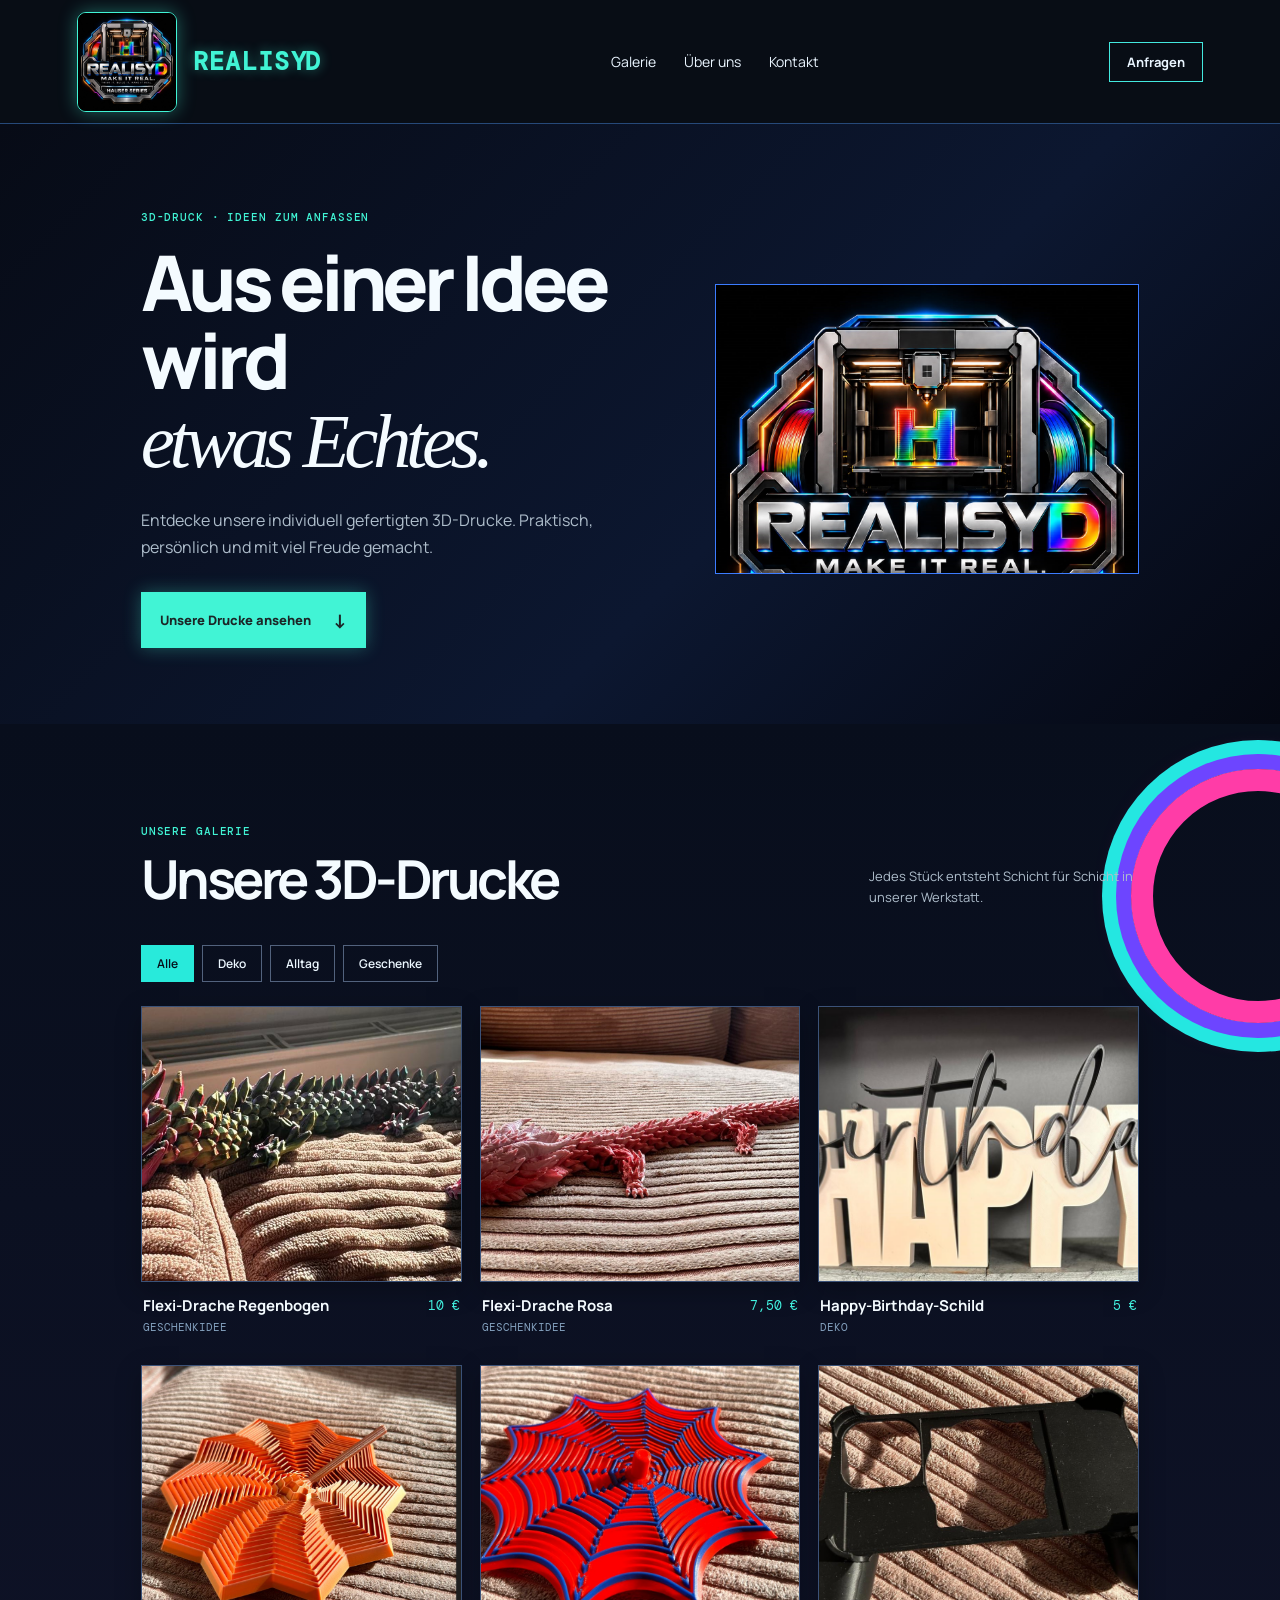
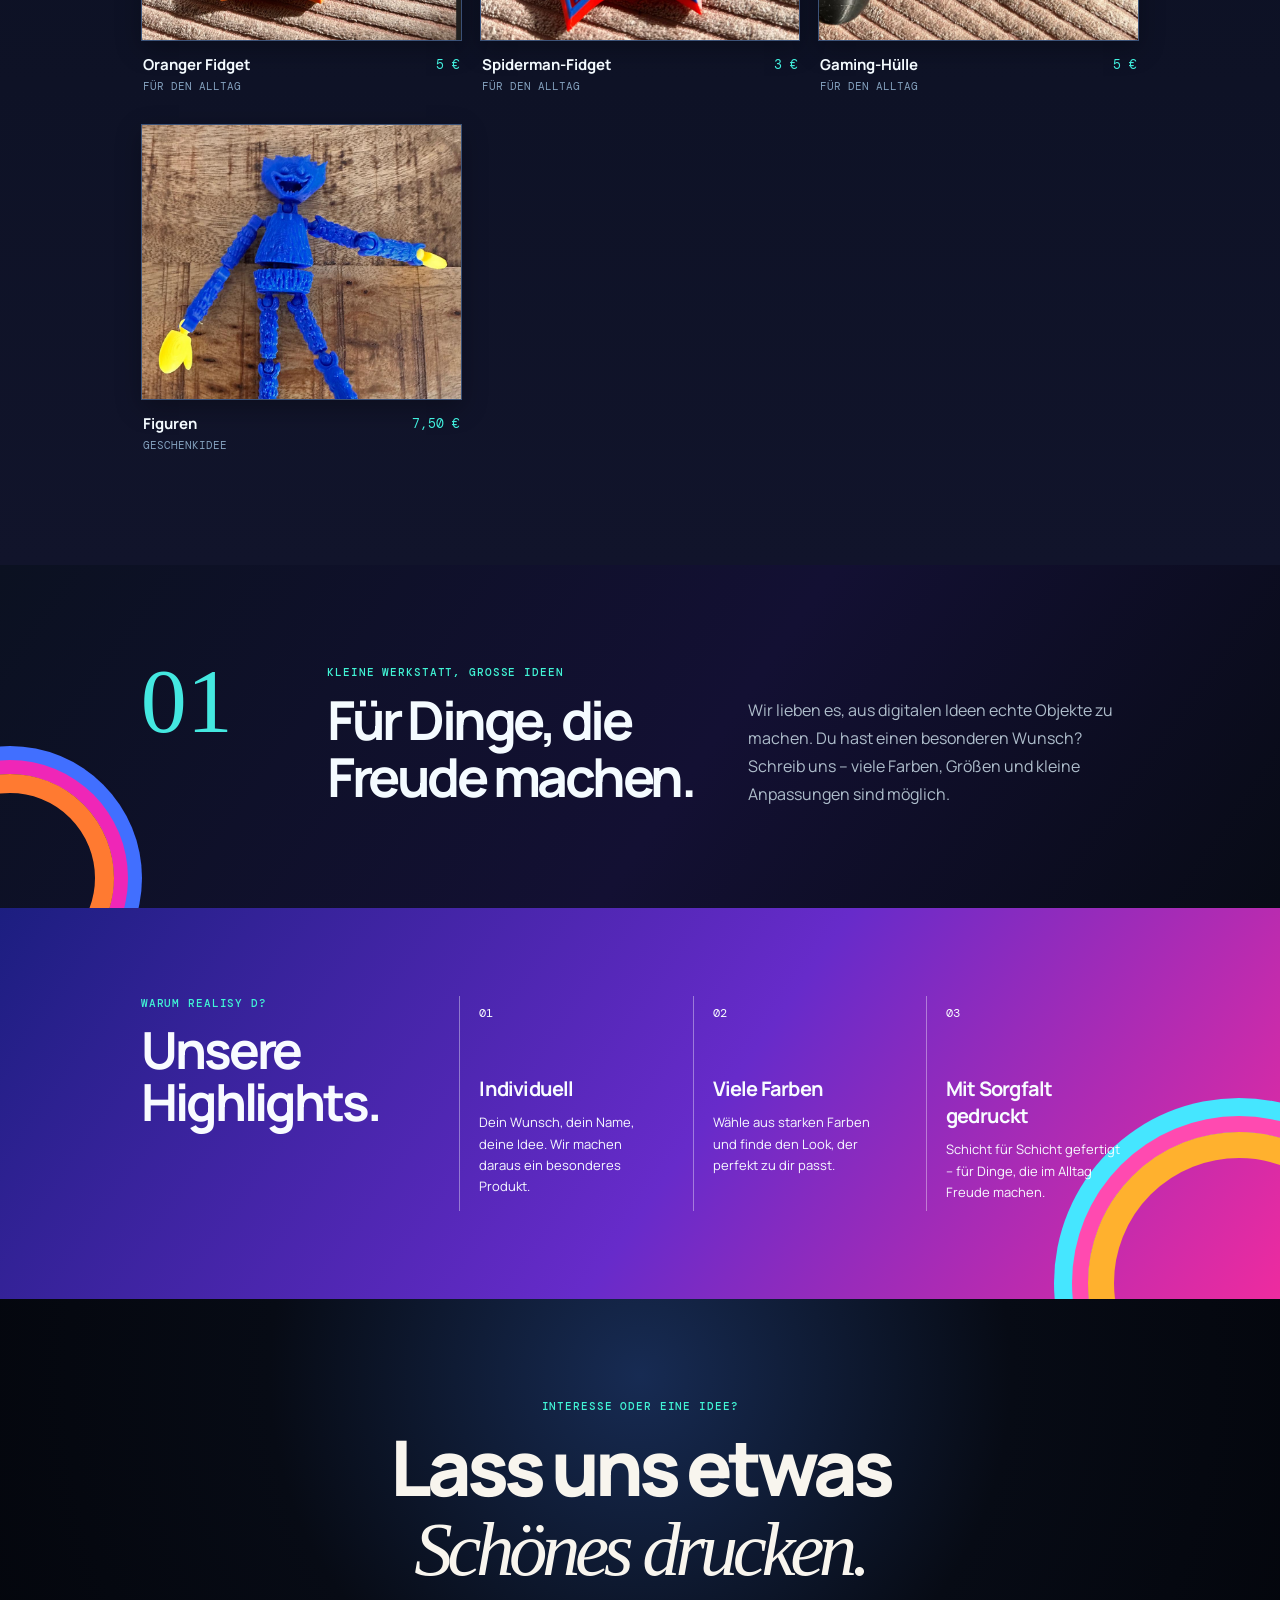
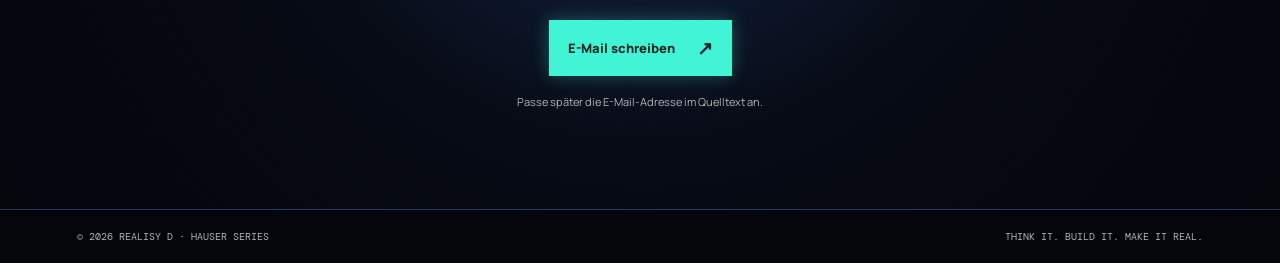
<file: index.html>
<!doctype html>
<html lang="de">
  <head>
    <meta charset="UTF-8" />
    <meta name="viewport" content="width=device-width, initial-scale=1.0" />
    <meta name="description" content="3D Druck Galerie – handgemachte Ideen, bereit zum Entdecken." />
    <title>REALISY D | Hauser Series</title>
    <link rel="preconnect" href="https://fonts.googleapis.com" />
    <link rel="preconnect" href="https://fonts.gstatic.com" crossorigin />
    <link href="https://fonts.googleapis.com/css2?family=DM+Mono:wght@400;500&family=Manrope:wght@400;500;600;700;800&display=swap" rel="stylesheet" />
    <link rel="stylesheet" href="style.css?v=neon-filament-1" />
  </head>
  <body>
    <header class="site-header">
      <a class="brand" href="#start" aria-label="Zur Startseite"><img src="realisy-d-logo.jpeg" alt="REALISY D – Hauser Series" /><span>REALISY<span class="brand-d">D</span></span></a>
      <nav aria-label="Hauptnavigation">
        <a href="#produkte">Galerie</a>
        <a href="#ueber-uns">Über uns</a>
        <a href="#kontakt">Kontakt</a>
      </nav>
      <a class="header-button" href="#kontakt">Anfragen</a>
    </header>

    <main id="start">
      <section class="hero">
        <div class="hero-copy">
          <p class="eyebrow">3D-DRUCK · IDEEN ZUM ANFASSEN</p>
          <h1>Aus einer Idee wird<br /><em>etwas Echtes.</em></h1>
          <p class="intro">Entdecke unsere individuell gefertigten 3D-Drucke. Praktisch, persönlich und mit viel Freude gemacht.</p>
          <a class="button" href="#produkte">Unsere Drucke ansehen <span>↓</span></a>
        </div>
        <div class="hero-art">
          <img src="realisyd-logo-ohne-hauser.png" alt="REALISY D – Make it real" />
        </div>
      </section>

      <section id="produkte" class="products section">
        <div class="section-heading">
          <div><p class="eyebrow">UNSERE GALERIE</p><h2>Unsere 3D-Drucke</h2></div>
          <p class="section-note">Jedes Stück entsteht Schicht für Schicht in unserer Werkstatt.</p>
        </div>
        <div class="filter-row" role="group" aria-label="Produkte filtern">
          <button class="filter active" data-filter="alle">Alle</button>
          <button class="filter" data-filter="deko">Deko</button>
          <button class="filter" data-filter="alltag">Alltag</button>
          <button class="filter" data-filter="geschenk">Geschenke</button>
        </div>
        <div id="product-grid" class="product-grid"></div>
        <p id="empty-state" class="empty-state" hidden>Noch keine Produkte in dieser Kategorie.</p>
      </section>

      <section id="ueber-uns" class="story section">
        <div class="story-number">01</div>
        <div><p class="eyebrow">KLEINE WERKSTATT, GROSSE IDEEN</p><h2>Für Dinge, die<br />Freude machen.</h2></div>
        <p>Wir lieben es, aus digitalen Ideen echte Objekte zu machen. Du hast einen besonderen Wunsch? Schreib uns – viele Farben, Größen und kleine Anpassungen sind möglich.</p>
      </section>

      <section class="highlights">
        <div class="highlights-title"><p class="eyebrow">WARUM REALISY D?</p><h2>Unsere Highlights.</h2></div>
        <article><span>01</span><h3>Individuell</h3><p>Dein Wunsch, dein Name, deine Idee. Wir machen daraus ein besonderes Produkt.</p></article>
        <article><span>02</span><h3>Viele Farben</h3><p>Wähle aus starken Farben und finde den Look, der perfekt zu dir passt.</p></article>
        <article><span>03</span><h3>Mit Sorgfalt gedruckt</h3><p>Schicht für Schicht gefertigt – für Dinge, die im Alltag Freude machen.</p></article>
      </section>

      <section id="kontakt" class="contact">
        <p class="eyebrow">INTERESSE ODER EINE IDEE?</p>
        <h2>Lass uns etwas<br /><em>Schönes drucken.</em></h2>
        <a class="button light" href="mailto:deine-email@beispiel.de">E-Mail schreiben <span>↗</span></a>
        <p class="contact-hint">Passe später die E-Mail-Adresse im Quelltext an.</p>
      </section>
    </main>
    <footer><span>© <span id="year"></span> REALISY D · HAUSER SERIES</span><span>THINK IT. BUILD IT. MAKE IT REAL.</span></footer>
    <dialog id="product-dialog"><button class="close-dialog" aria-label="Fenster schließen">×</button><img id="dialog-image" alt="" /><div><p id="dialog-category" class="eyebrow"></p><h2 id="dialog-name"></h2><p id="dialog-description"></p><strong id="dialog-price"></strong></div></dialog>
    <script src="script.js"></script>
  </body>
</html>
</file>
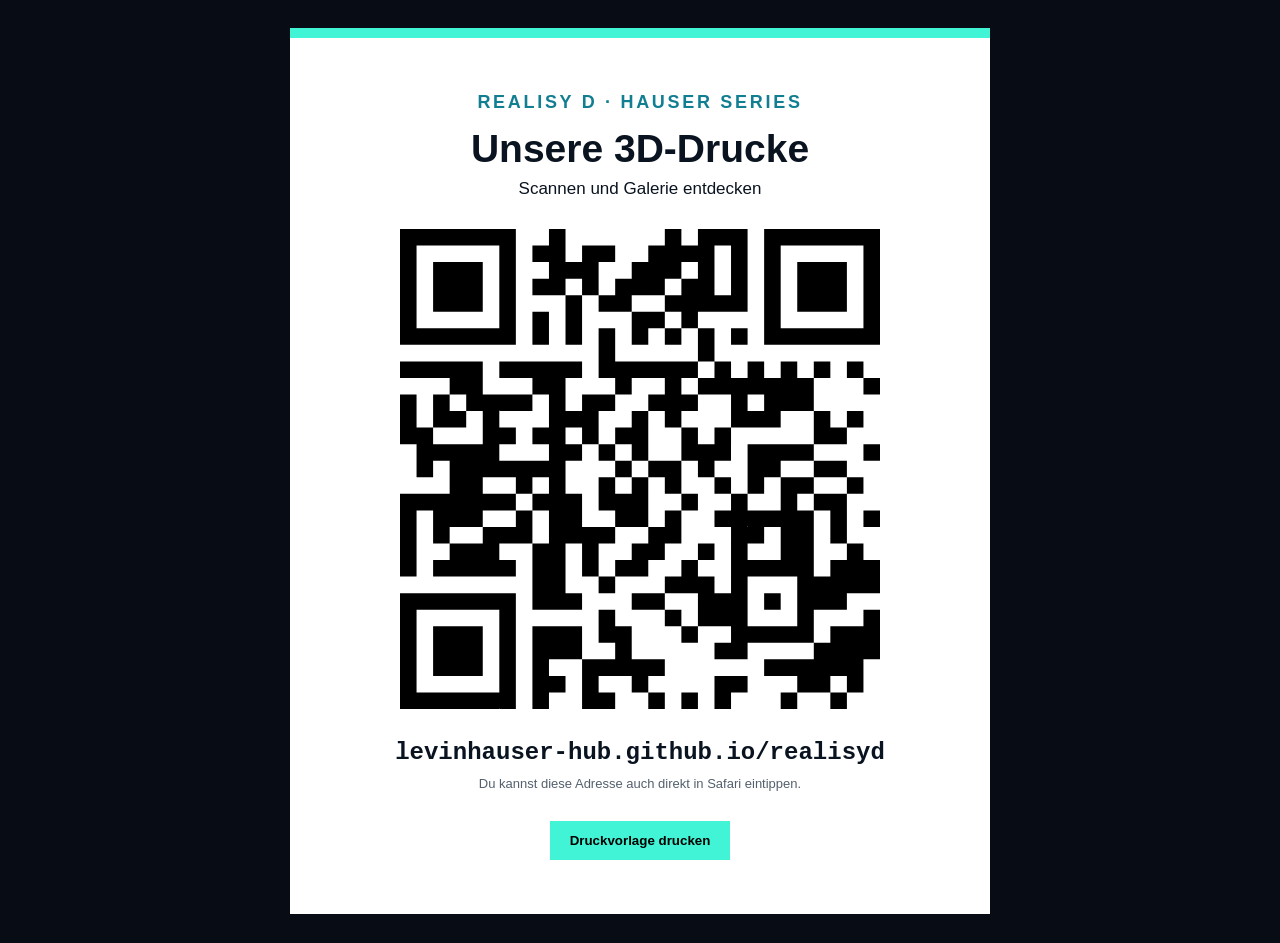
<file: qr-code.html>
<!doctype html>
<html lang="de">
  <head>
    <meta charset="UTF-8" />
    <meta name="viewport" content="width=device-width, initial-scale=1.0" />
    <title>REALISY D | QR-Code</title>
    <style>
      *{box-sizing:border-box}body{margin:0;background:#080d15;color:#effcff;font-family:Arial,sans-serif;display:grid;place-items:center;min-height:100vh;padding:28px}.sheet{width:min(700px,100%);background:white;color:#0a1320;padding:54px;text-align:center;border-top:10px solid #41f4d5}.brand{font-weight:900;letter-spacing:.15em;color:#127e91;font-size:18px}.sheet h1{font-size:39px;margin:14px 0 8px}.sheet p{font-size:17px;margin:0 0 30px}.qr{display:block;width:min(100%,480px);margin:auto;image-rendering:pixelated}.url{font-family:monospace;font-size:24px;font-weight:bold;margin:30px 0 10px}.note{font-size:13px!important;color:#53606d}.print{background:#41f4d5;border:0;padding:12px 20px;font-weight:bold;cursor:pointer}@media print{body{padding:0;background:white}.sheet{width:100%;border:0;padding:15mm}.print{display:none}}
    </style>
  </head>
  <body>
    <main class="sheet">
      <div class="brand">REALISY D · HAUSER SERIES</div>
      <h1>Unsere 3D-Drucke</h1>
      <p>Scannen und Galerie entdecken</p>
      <img class="qr" src="realisyd-qr-code.svg" alt="QR-Code für https://levinhauser-hub.github.io/realisyd/" />
      <div class="url">levinhauser-hub.github.io/realisyd</div>
      <p class="note">Du kannst diese Adresse auch direkt in Safari eintippen.</p>
      <button class="print" onclick="window.print()">Druckvorlage drucken</button>
    </main>
  </body>
</html>
</file>
<file: style.css>
:root{--ink:#1c2627;--paper:#f8f5ee;--lime:#c8ff55;--orange:#ff744c;--line:#d8d5cc}*{box-sizing:border-box}html{scroll-behavior:smooth}body{margin:0;background:var(--paper);color:var(--ink);font-family:Manrope,Arial,sans-serif}h1,h2,p{margin:0}.site-header{height:78px;padding:0 6vw;display:flex;align-items:center;justify-content:space-between;border-bottom:1px solid var(--line);position:relative;z-index:2}.brand{font-family:"DM Mono",monospace;font-size:16px;font-weight:500;color:var(--ink);text-decoration:none;letter-spacing:-1px}.brand span{color:var(--orange)}nav{display:flex;gap:28px}nav a{color:var(--ink);font-size:14px;text-decoration:none}.header-button{border:1px solid var(--ink);color:var(--ink);padding:10px 17px;text-decoration:none;font-size:13px;font-weight:700}.hero{min-height:600px;padding:80px 11vw 70px;display:grid;grid-template-columns:1.15fr .85fr;align-items:center;overflow:hidden}.eyebrow{font-family:"DM Mono",monospace;font-size:11px;letter-spacing:.08em;font-weight:500;color:#687273}.hero h1,.contact h2{font-size:clamp(44px,6vw,82px);line-height:1.02;letter-spacing:-.065em;margin:19px 0 25px;font-weight:800}.hero em,.contact em{font-family:Georgia,serif;font-weight:400;letter-spacing:-.07em}.intro{max-width:470px;font-size:16px;line-height:1.7;color:#566061}.button{display:inline-flex;gap:22px;align-items:center;margin-top:31px;background:var(--lime);color:var(--ink);padding:15px 19px;text-decoration:none;font-weight:800;font-size:13px}.button span{font-size:19px}.hero-art{position:relative;height:440px;min-width:390px;background:#202b2b;overflow:hidden}.hero-art p{position:absolute;bottom:27px;left:27px;color:var(--lime);font-family:"DM Mono",monospace;font-size:14px;line-height:1.28}.orbit{position:absolute;border:1px solid rgba(200,255,85,.4);border-radius:50%}.orbit-one{height:500px;width:500px;left:-60px;top:-38px}.orbit-two{height:340px;width:340px;left:22px;top:47px;border-color:rgba(255,116,76,.6)}.cube{position:absolute;width:155px;height:155px;top:124px;left:133px;transform:rotate(-24deg) skewY(16deg);background:var(--orange);box-shadow:13px 13px 0 #ba3c27}.cube:after{content:"";position:absolute;inset:25px;border:2px solid #202b2b}.cube i,.cube b,.cube strong{position:absolute;background:var(--lime);display:block}.cube i{height:10px;width:80px;top:32px;left:37px}.cube b{height:10px;width:50px;top:61px;left:52px}.cube strong{height:10px;width:68px;top:90px;left:43px}.section{padding:100px 11vw}.products{background:#eeece5}.section-heading{display:flex;justify-content:space-between;align-items:end}.section-heading h2,.story h2,.qr-section h2{font-size:clamp(35px,4.2vw,57px);letter-spacing:-.065em;line-height:1.05;margin-top:13px}.section-note{max-width:270px;font-size:13px;line-height:1.6;color:#687273}.filter-row{display:flex;gap:8px;margin:38px 0 24px}.filter{background:none;border:1px solid #b8b7b0;padding:9px 15px;font:600 12px Manrope;color:var(--ink);cursor:pointer}.filter.active,.filter:hover{background:var(--ink);color:var(--paper);border-color:var(--ink)}.product-grid{display:grid;grid-template-columns:repeat(3,1fr);gap:18px}.product-card{border:0;background:transparent;text-align:left;padding:0;cursor:pointer;font-family:inherit;color:var(--ink)}.product-image{aspect-ratio:1/.86;display:grid;place-items:center;overflow:hidden;background:#d4dcdb}.product-image img{width:100%;height:100%;object-fit:cover;transition:transform .3s}.product-card:hover img{transform:scale(1.04)}.product-info{display:flex;justify-content:space-between;gap:8px;padding:13px 2px}.product-info h3{font-size:15px;margin:0}.product-info p{font-family:"DM Mono",monospace;font-size:11px;color:#687273;margin-top:4px}.price{font-family:"DM Mono",monospace;font-size:13px;padding-top:2px}.empty-state{color:#687273}.story{display:grid;grid-template-columns:.4fr 1fr 1fr;gap:30px;align-items:start}.story-number{font-family:Georgia,serif;font-size:92px;color:var(--orange);line-height:.8}.story>p{padding-top:31px;font-size:16px;line-height:1.75;color:#596263;max-width:390px}.qr-section{padding:76px 11vw;background:var(--orange);display:grid;grid-template-columns:1fr 290px;align-items:center;gap:80px}.qr-section .eyebrow,.qr-section p{color:#542e26}.qr-section>div>p:not(.eyebrow){max-width:580px;font-size:14px;line-height:1.7;margin:22px 0}.qr-section label{font-size:12px;font-weight:800;display:block;margin-bottom:8px}.url-input{display:flex;max-width:560px}.url-input input{min-width:0;flex:1;border:1px solid var(--ink);border-right:0;padding:13px;font:13px "DM Mono",monospace;background:#ff8d6f}.url-input button{border:1px solid var(--ink);background:var(--ink);color:white;padding:0 14px;font:700 11px Manrope;cursor:pointer}.qr-card{min-height:287px;background:#fffaf0;padding:20px;display:grid;place-items:center;text-align:center}.qr-placeholder{width:200px;height:200px;border:2px dashed #a5a29a;display:grid;place-items:center;align-content:center;gap:7px}.qr-placeholder span{font:700 39px "DM Mono",monospace;color:#a5a29a}.qr-placeholder small{font-size:11px;color:#777}.qr-card img{width:200px;height:200px;image-rendering:pixelated}.download-link{font-size:11px;color:var(--ink);margin-top:12px}.contact{background:var(--ink);color:var(--paper);padding:100px 11vw;text-align:center}.contact .eyebrow{color:var(--lime)}.contact h2{margin:15px 0 0}.light{background:var(--paper);margin-top:31px}.contact-hint{font-size:11px;color:#aeb7b4;margin-top:18px}footer{background:var(--ink);border-top:1px solid #45504f;padding:20px 6vw;color:#aeb7b4;display:flex;justify-content:space-between;font:10px "DM Mono",monospace}dialog{border:0;padding:0;max-width:min(720px,90vw);background:#fffaf0;color:var(--ink);grid-template-columns:1fr 1fr;position:relative}dialog::backdrop{background:rgba(14,23,23,.7)}dialog img{width:100%;height:100%;min-height:330px;object-fit:cover}dialog div{padding:55px 34px 34px}dialog h2{font-size:32px;letter-spacing:-.05em;margin:12px 0}dialog div p:not(.eyebrow){font-size:14px;line-height:1.6;color:#596263;margin-bottom:22px}.close-dialog{position:absolute;right:10px;top:9px;border:0;border-radius:50%;width:31px;height:31px;background:var(--ink);color:white;font-size:24px;cursor:pointer;z-index:1}@media(max-width:700px){.site-header{padding:0 5vw;height:65px}.site-header nav{display:none}.header-button{padding:8px 12px}.hero{padding:60px 7vw;display:block;min-height:0}.hero-art{height:320px;min-width:0;margin-top:46px}.cube{transform:scale(.8) rotate(-24deg) skewY(16deg);left:30%;top:73px}.section{padding:70px 7vw}.section-heading{display:block}.section-note{margin-top:18px}.product-grid{grid-template-columns:repeat(2,1fr);gap:12px}.story{display:block}.story-number{margin-bottom:22px}.story>p{padding-top:20px}.qr-section{padding:65px 7vw;display:block}.qr-card{margin-top:42px;min-height:250px}.url-input input{width:45%}.url-input button{font-size:10px;padding:0 9px}footer{padding:17px 7vw;gap:15px;font-size:8px}dialog{grid-template-columns:1fr}dialog img{min-height:180px;height:230px}dialog div{padding:30px}}
.product-symbol{width:100%;height:100%;display:grid;place-items:center;font-family:Georgia,serif;font-size:clamp(58px,8vw,100px);color:rgba(28,38,39,.76)}
.site-header{background:#080d15;border-color:#264979}.site-header nav a,.header-button{color:#eaf5ff}.header-button{border-color:#41f4d5}.brand{display:flex;align-items:center;gap:9px;color:#eaf5ff;letter-spacing:.06em}.brand img{width:43px;height:43px;object-fit:cover;border-radius:50%;border:1px solid #41f4d5}.brand span{color:#41f4d5}.hero-art{background:#080d15;border:1px solid #3c7cff;box-shadow:16px 16px 0 #3c7cff}.hero-art img{width:100%;height:100%;object-fit:cover}.hero-art .orbit,.hero-art .cube,.hero-art p{display:none}.button{background:#41f4d5}.contact{background:#080d15}.contact .eyebrow{color:#41f4d5}footer{background:#080d15}.filter.active,.filter:hover{background:#101723}.qr-section{background:#3c7cff}.qr-section .eyebrow,.qr-section p{color:#e7efff}
.site-header{height:112px}.brand{gap:16px;font-size:22px}.brand img{width:88px;height:88px;border-radius:9px;border:1px solid #41f4d5;box-shadow:0 0 18px rgba(65,244,213,.38)}@media(max-width:700px){.site-header{height:90px}.brand{gap:10px;font-size:16px}.brand img{width:66px;height:66px}.header-button{font-size:11px}}
.hero-art{display:grid;place-items:center;background:#02050a;box-shadow:none;height:520px}.hero-art img{object-fit:contain;object-position:center}.brand img{object-fit:contain;background:#02050a}.site-header{height:124px}.brand img{width:100px;height:100px}.brand span{font-size:25px;font-weight:700;text-shadow:0 0 12px rgba(65,244,213,.45)}@media(max-width:700px){.site-header{height:96px}.brand img{width:72px;height:72px}.brand span{font-size:17px}.hero-art{height:400px}}
.brand .brand-d{display:inline;margin-left:-.07em;color:#41f4d5}
.highlights{background:#3c7cff;color:#081222;padding:88px 11vw;display:grid;grid-template-columns:1.4fr repeat(3,1fr);gap:20px}.highlights-title{padding-right:28px}.highlights h2{font-size:clamp(34px,4vw,54px);letter-spacing:-.06em;line-height:1.02;margin-top:13px}.highlights article{border-left:1px solid rgba(8,18,34,.52);padding:4px 19px 8px}.highlights article span{font:12px "DM Mono",monospace}.highlights h3{font-size:20px;margin:53px 0 10px;letter-spacing:-.04em}.highlights article p{font-size:13px;line-height:1.65;max-width:200px}@media(max-width:700px){.highlights{padding:60px 7vw;display:block}.highlights-title{margin-bottom:35px}.highlights article{padding:17px 0 20px 18px;margin-top:0}.highlights h3{margin:15px 0 7px}}
.brand .brand-d{display:inline;margin-left:-.07em;color:#41f4d5}

/* REALISY D – Neon-Werkstatt-Look */
body{background:#050813;color:#f1f8ff;background-image:radial-gradient(circle at 12% 8%,rgba(32,93,255,.22),transparent 24rem),radial-gradient(circle at 89% 63%,rgba(255,31,174,.13),transparent 25rem)}
.hero,.products,.story{position:relative;overflow:hidden;background:transparent}.hero{background:linear-gradient(135deg,#070b16 0%,#0c1730 60%,#050813 100%)}.hero h1,.section-heading h2,.story h2{color:#f4fbff}.hero .intro,.section-note,.story>p{color:#aebdcb}.eyebrow{color:#41f4d5}.products{background:linear-gradient(180deg,#080e1c,#11142b)}.story{background:linear-gradient(125deg,#0b1121,#131033 55%,#080b16)}.products:before,.story:after{content:"";position:absolute;border-radius:50%;pointer-events:none}.products:before{width:210px;height:210px;right:-105px;top:45px;border:22px solid #ff3ca7;box-shadow:0 0 0 15px #6d45ff,0 0 0 29px #24e7e1,0 0 32px #ff3ca7}.story:after{width:170px;height:170px;left:-94px;bottom:-74px;border:19px solid #ff7a31;box-shadow:0 0 0 14px #ef26b7,0 0 0 28px #416fff,0 0 25px #ff7a31}.products>*,.story>*{position:relative;z-index:1}.products .section-note{color:#aebdcb}.filter{border-color:#52627d;color:#ecf7ff}.filter.active,.filter:hover{background:#28eadb;color:#06111b;border-color:#28eadb}.product-card{color:#f4fbff}.product-image{background:#111c32;border:1px solid #3b5278;box-shadow:0 8px 24px rgba(0,0,0,.28)}.product-info p{color:#83a0bd}.price{color:#42f1df}.story-number{color:#44e8e0}.highlights{background:linear-gradient(125deg,#1c1e80,#672bca 55%,#ee2b9f);color:#f8fbff;position:relative;overflow:hidden}.highlights:after{content:"";position:absolute;width:250px;height:250px;right:-110px;bottom:-135px;border:26px solid #ffb12e;border-radius:50%;box-shadow:0 0 0 16px #ff4ab0,0 0 0 34px #45e6ff}.highlights>*{position:relative;z-index:1}.highlights article{border-color:rgba(255,255,255,.38)}.contact{background:radial-gradient(circle at 50% 15%,#172b53 0,#070b15 48%,#03050b 100%)}footer{background:#03050b;border-color:#263a58}.header-button{border-color:#43e9df}.button{box-shadow:0 0 18px rgba(65,244,213,.32)}
.hero-art img,.product-image img[src*="realisy-d-logo"],.product-image img[src*="3-d-drucker-team"]{object-fit:contain!important;background:#02050a}
.hero-art{height:auto!important;min-width:0!important;aspect-ratio:1.46 / 1}.hero-art img{object-fit:contain!important;width:100%;height:100%;background:#02050a}
</file>
